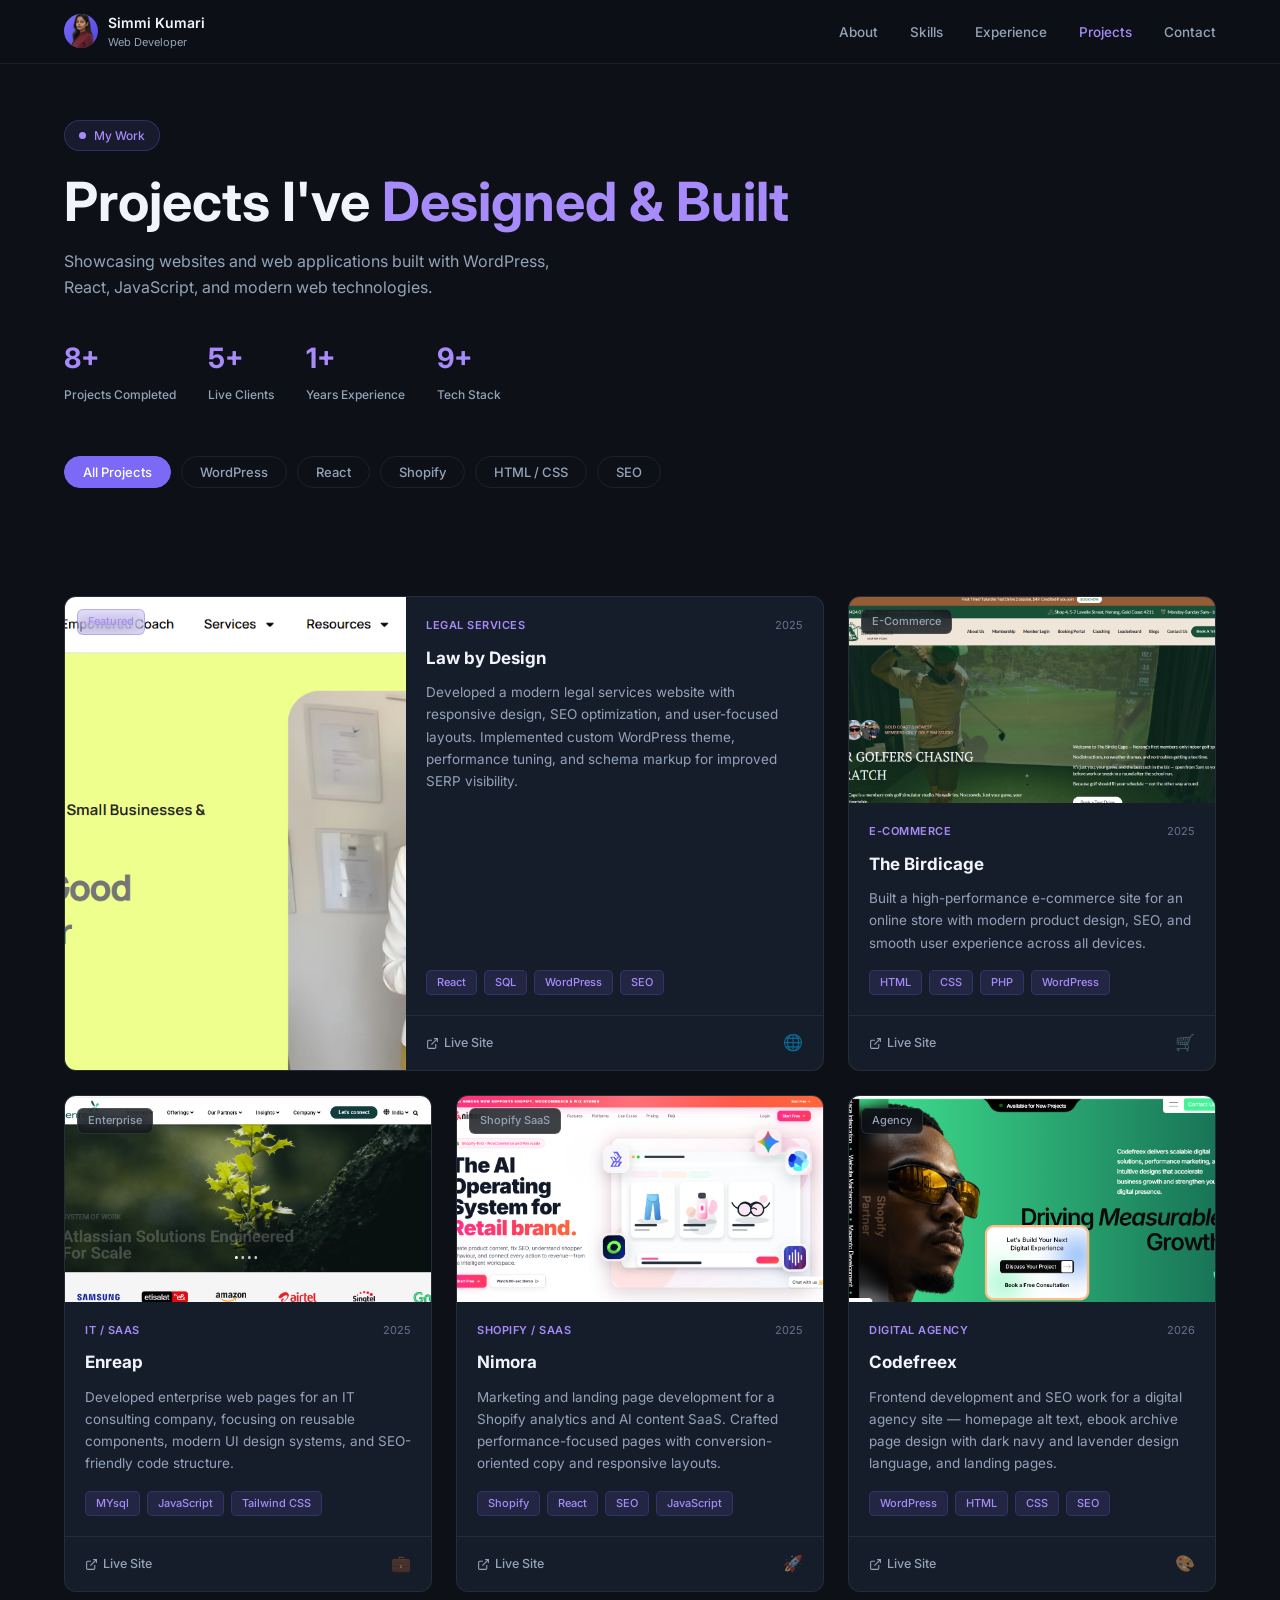
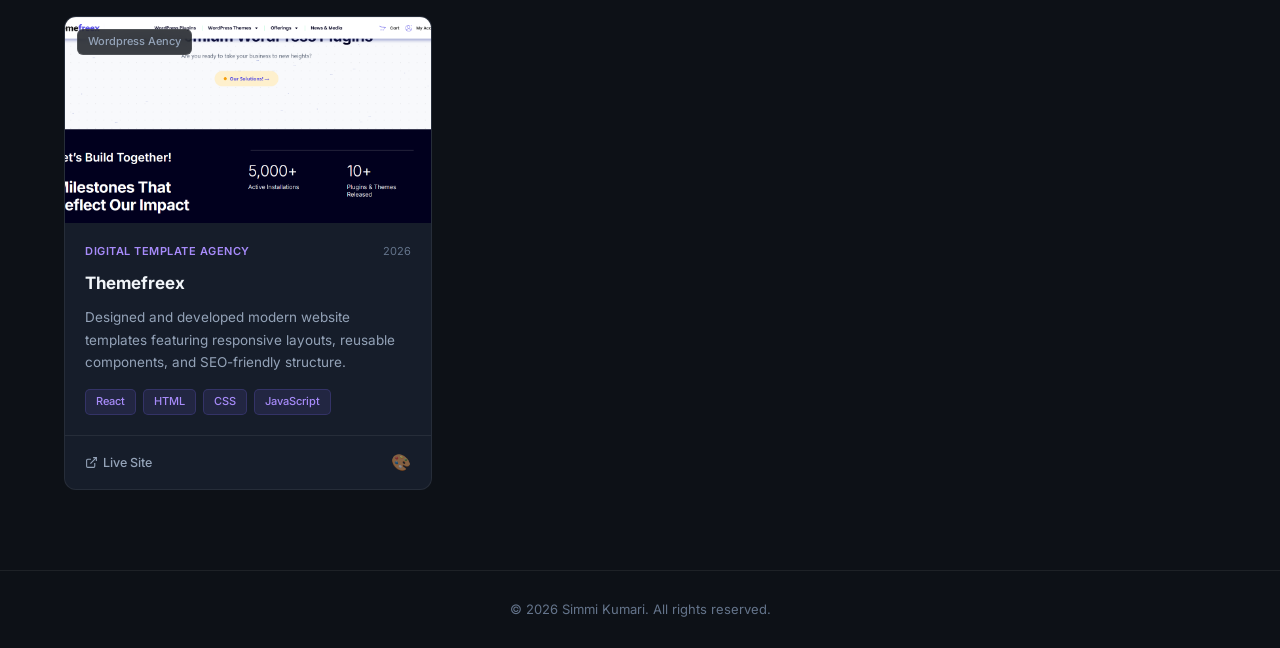
<file: projects.html>
<!DOCTYPE html>
<html lang="en">
<head>
  <meta charset="UTF-8" />
  <meta name="viewport" content="width=device-width, initial-scale=1.0"/>
  <title>Projects – Simmi Kumari</title>
  <link href="https://fonts.googleapis.com/css2?family=Inter:wght@300;400;500;600;700&display=swap" rel="stylesheet"/>
  <style>
    *, *::before, *::after { box-sizing: border-box; margin: 0; padding: 0; }

    :root {
      --bg-primary:   #0d1117;
      --bg-card:      #161d2a;
      --bg-card-hover:#1c2537;
      --bg-nav:       #0d1117ee;
      --accent:       #7c6af7;
      --accent-light: #a78bfa;
      --accent-glow:  rgba(124,106,247,0.18);
      --text-primary: #f1f5f9;
      --text-muted:   #94a3b8;
      --text-dim:     #64748b;
      --border:       rgba(255,255,255,0.07);
      --border-hover: rgba(124,106,247,0.4);
      --tag-bg:       rgba(124,106,247,0.12);
      --radius:       12px;
      --radius-sm:    8px;
    }

    html { scroll-behavior: smooth; }

    body {
      font-family: 'Inter', sans-serif;
      background: var(--bg-primary);
      color: var(--text-primary);
      min-height: 100vh;
      line-height: 1.6;
    }

    /* ── NAV ── */
    nav {
      position: fixed; top: 0; left: 0; right: 0; z-index: 100;
      background: var(--bg-nav);
      backdrop-filter: blur(16px);
      border-bottom: 1px solid var(--border);
      padding: 0 5%;
      display: flex; align-items: center; justify-content: space-between;
      height: 64px;
    }
    .nav-brand { display: flex; align-items: center; gap: 10px; text-decoration: none; }
    .nav-avatar {
      width: 34px; height: 34px; border-radius: 50%;
      background: linear-gradient(135deg, var(--accent), #4f46e5);
      display: flex; align-items: center; justify-content: center;
      font-size: 13px; font-weight: 700; color: #fff;
    }
    .nav-name { font-size: 14px; font-weight: 600; color: var(--text-primary); }
    .nav-role { font-size: 11px; color: var(--text-muted); }
    .nav-links { display: flex; gap: 32px; list-style: none; }
    .nav-links a {
      text-decoration: none; font-size: 13.5px; font-weight: 500;
      color: var(--text-muted); transition: color .2s;
    }
    .nav-links a:hover, .nav-links a.active { color: var(--text-primary); }
    .nav-links a.active { color: var(--accent-light); }

    /* ── HERO ── */
    .hero {
      padding: 120px 5% 60px;
      max-width: 1300px; margin: 0 auto;
    }
    .hero-eyebrow {
      display: inline-flex; align-items: center; gap: 8px;
      background: rgba(124,106,247,0.1); border: 1px solid rgba(124,106,247,0.25);
      border-radius: 20px; padding: 5px 14px;
      font-size: 12px; font-weight: 500; color: var(--accent-light);
      margin-bottom: 20px;
    }
    .hero-eyebrow::before { content:''; width:7px; height:7px; border-radius:50%; background:var(--accent-light); }
    .hero h1 {
      font-size: clamp(36px, 5vw, 54px); font-weight: 700;
      color: var(--text-primary); line-height: 1.15; margin-bottom: 16px;
    }
    .hero h1 span { color: var(--accent-light); }
    .hero p {
      font-size: 16px; color: var(--text-muted); max-width: 520px; margin-bottom: 36px;
    }

    /* ── FILTER BAR ── */
    .filter-bar {
      display: flex; flex-wrap: wrap; gap: 10px; margin-bottom: 48px;
    }
    .filter-btn {
      padding: 7px 18px; border-radius: 20px; border: 1px solid var(--border);
      background: transparent; color: var(--text-muted);
      font-size: 13px; font-family: 'Inter', sans-serif; font-weight: 500;
      cursor: pointer; transition: all .2s;
    }
    .filter-btn:hover { border-color: var(--accent); color: var(--accent-light); }
    .filter-btn.active {
      background: var(--accent); border-color: var(--accent);
      color: #fff;
    }

    /* ── STATS ROW ── */
    .stats-row {
      display: flex; gap: 32px; margin-bottom: 52px; flex-wrap: wrap;
    }
    .stat { display: flex; flex-direction: column; gap: 4px; }
    .stat-num { font-size: 28px; font-weight: 700; color: var(--accent-light); }
    .stat-label { font-size: 12px; color: var(--text-muted); font-weight: 500; }

    /* ── GRID ── */
    .projects-grid {
      max-width: 1300px; margin: 0 auto;
      padding: 0 5% 80px;
      display: grid;
      grid-template-columns: repeat(auto-fill, minmax(320px, 1fr));
      gap: 24px;
    }

    /* ── CARD ── */
    .project-card {
      background: var(--bg-card);
      border: 1px solid var(--border);
      border-radius: var(--radius);
      overflow: hidden;
      display: flex; flex-direction: column;
      transition: transform .3s ease, border-color .3s ease, box-shadow .3s ease;
      cursor: pointer;
      opacity: 0;
      transform: translateY(24px);
    }
    .project-card.visible {
      opacity: 1; transform: translateY(0);
      transition: opacity .5s ease, transform .5s ease, border-color .3s, box-shadow .3s;
    }
    .project-card:hover {
      transform: translateY(-5px);
      border-color: var(--border-hover);
      box-shadow: 0 16px 48px rgba(124,106,247,0.12);
    }
    .project-card.hidden { display: none; }

    /* thumbnail */
    .card-thumb {
      position: relative; width: 100%; aspect-ratio: 16/9;
      overflow: hidden; background: #0a0f1a;
    }
    .card-thumb img {
      width: 100%; height: 100%; object-fit: cover;
      transition: transform .4s ease;
    }
    .project-card:hover .card-thumb img { transform: scale(1.05); }

    /* thumbnail placeholder when no image */
    .thumb-placeholder {
      position: absolute; inset: 0;
      width: 100%; height: 100%;
      display: flex; align-items: center; justify-content: center;
      font-size: 38px; background: #0a0f1a;
    }

    /* overlay on hover */
    .card-thumb-overlay {
      position: absolute; inset: 0;
      background: rgba(13,17,23,0.6);
      display: flex; align-items: center; justify-content: center; gap: 12px;
      opacity: 0; transition: opacity .3s;
    }
    .project-card:hover .card-thumb-overlay { opacity: 1; }
    .overlay-btn {
      padding: 8px 18px; border-radius: 8px; font-size: 13px; font-weight: 600;
      cursor: pointer; border: none; font-family: 'Inter', sans-serif;
      text-decoration: none; transition: transform .2s;
    }
    .overlay-btn:hover { transform: scale(1.05); }
    .overlay-btn.primary { background: var(--accent); color: #fff; }
    .overlay-btn.secondary {
      background: rgba(255,255,255,0.1);
      border: 1px solid rgba(255,255,255,0.2);
      color: #fff;
    }

    /* badge */
    .card-badge {
      position: absolute; top: 12px; left: 12px;
      background: rgba(13,17,23,0.8); backdrop-filter: blur(8px);
      border: 1px solid rgba(255,255,255,0.1);
      border-radius: 6px; padding: 3px 10px;
      font-size: 11px; font-weight: 500; color: var(--text-muted);
    }
    .card-badge.featured {
      background: rgba(124,106,247,0.2);
      border-color: rgba(124,106,247,0.4);
      color: var(--accent-light);
    }

    /* body */
    .card-body { padding: 20px; flex: 1; display: flex; flex-direction: column; gap: 12px; }
    .card-meta { display: flex; justify-content: space-between; align-items: center; }
    .card-category { font-size: 11px; font-weight: 600; color: var(--accent-light); letter-spacing: .5px; text-transform: uppercase; }
    .card-year { font-size: 11px; color: var(--text-dim); }
    .card-title { font-size: 17px; font-weight: 700; color: var(--text-primary); line-height: 1.3; }
    .card-desc { font-size: 13.5px; color: var(--text-muted); line-height: 1.65; flex: 1; }

    /* tags */
    .card-tags { display: flex; flex-wrap: wrap; gap: 7px; margin-top: 4px; }
    .tag {
      background: var(--tag-bg); border: 1px solid rgba(124,106,247,0.2);
      color: var(--accent-light); border-radius: 5px;
      padding: 3px 10px; font-size: 11px; font-weight: 500;
    }

    /* card footer */
    .card-footer {
      padding: 14px 20px;
      border-top: 1px solid var(--border);
      display: flex; justify-content: space-between; align-items: center;
    }
    .card-links { display: flex; gap: 12px; }
    .card-link {
      display: inline-flex; align-items: center; gap: 5px;
      font-size: 12.5px; font-weight: 500; color: var(--text-muted);
      text-decoration: none; transition: color .2s;
    }
    .card-link:hover { color: var(--accent-light); }
    .card-link svg { width: 13px; height: 13px; }
    .card-type-icon { font-size: 16px; opacity: .5; }

    /* ── FEATURED CARD (wide) ── */
    .project-card.featured-card {
      grid-column: span 2;
      flex-direction: row;
    }
    @media (max-width: 760px) {
      .project-card.featured-card { grid-column: span 1; flex-direction: column; }
    }
    .featured-card .card-thumb {
      width: 45%; flex-shrink: 0; aspect-ratio: auto; min-height: 220px;
    }
    @media (max-width: 760px) {
      .featured-card .card-thumb { width: 100%; aspect-ratio: 16/9; min-height: unset; }
    }

    /* ── EMPTY STATE ── */
    .empty-state {
      grid-column: 1/-1; text-align: center; padding: 60px 20px;
      display: none;
    }
    .empty-state.show { display: block; }
    .empty-state p { color: var(--text-muted); font-size: 15px; }

    /* ── FOOTER ── */
    footer {
      border-top: 1px solid var(--border);
      text-align: center; padding: 28px;
      font-size: 13px; color: var(--text-dim);
    }

    /* ── MODAL ── */
    .modal-overlay {
      position: fixed; inset: 0; z-index: 200;
      background: rgba(7,10,16,0.88); backdrop-filter: blur(8px);
      display: none; align-items: center; justify-content: center;
      padding: 20px;
    }
    .modal-overlay.open { display: flex; }
    .modal {
      background: var(--bg-card); border: 1px solid rgba(124,106,247,0.25);
      border-radius: 16px; width: 100%; max-width: 680px; max-height: 90vh;
      overflow-y: auto; position: relative;
    }
    .modal-thumb { width: 100%; aspect-ratio: 16/9; overflow: hidden; background: #0a0f1a; }
    .modal-thumb img { width: 100%; height: 100%; object-fit: cover; }
    .modal-body { padding: 28px; }
    .modal-meta { display: flex; gap: 10px; margin-bottom: 14px; flex-wrap: wrap; }
    .modal-meta span {
      font-size: 11px; font-weight: 600; padding: 4px 12px; border-radius: 20px;
    }
    .modal-category { background: var(--tag-bg); color: var(--accent-light); }
    .modal-year { background: rgba(255,255,255,0.06); color: var(--text-muted); }
    .modal-title { font-size: 24px; font-weight: 700; margin-bottom: 12px; }
    .modal-desc { font-size: 15px; color: var(--text-muted); line-height: 1.7; margin-bottom: 20px; }
    .modal-tech h4 { font-size: 12px; font-weight: 600; color: var(--text-dim); text-transform: uppercase; letter-spacing: .6px; margin-bottom: 10px; }
    .modal-tags { display: flex; flex-wrap: wrap; gap: 8px; margin-bottom: 24px; }
    .modal-actions { display: flex; gap: 12px; }
    .btn {
      padding: 10px 22px; border-radius: 8px; font-size: 14px; font-weight: 600;
      cursor: pointer; border: none; font-family: 'Inter', sans-serif;
      text-decoration: none; display: inline-flex; align-items: center; gap: 7px;
      transition: all .2s;
    }
    .btn-primary { background: var(--accent); color: #fff; }
    .btn-primary:hover { background: #6b5ce6; }
    .btn-outline {
      background: transparent; color: var(--text-muted);
      border: 1px solid var(--border);
    }
    .btn-outline:hover { border-color: var(--accent); color: var(--accent-light); }
    .modal-close {
      position: absolute; top: 16px; right: 16px;
      background: rgba(255,255,255,0.07); border: 1px solid var(--border);
      border-radius: 6px; width: 32px; height: 32px;
      display: flex; align-items: center; justify-content: center;
      cursor: pointer; color: var(--text-muted); font-size: 18px;
      transition: all .2s; z-index: 10;
    }
    .modal-close:hover { background: rgba(255,255,255,0.12); color: #fff; }

    /* ── RESPONSIVE ── */
    @media (max-width: 640px) {
      .nav-links { display: none; }
      .hero { padding: 100px 5% 40px; }
      .stats-row { gap: 20px; }
    }


    .nav-avatar {
  width: 34px;
  height: 34px;
  border-radius: 50%;
  overflow: hidden;        /* ← yeh zaroori hai circle ke liye */
  
}

.nav-avatar img {
  width: 100%;
  height: 100%;
  object-fit: cover;       /* ← image crop hokar fit rahegi */
}
  </style>
</head>
<body>

<!-- NAV -->
<nav>
  <a class="nav-brand" href="index.html">
    <div class="nav-avatar">
      <img src="photos/simmi.png" alt="Simmi Kumari" />
    </div>
    <div>
      <div class="nav-name">Simmi Kumari</div>
      <div class="nav-role">Web Developer</div>
    </div>
  </a>
  <ul class="nav-links">
    <li><a href="index.html#about">About</a></li>
    <li><a href="index.html#skills">Skills</a></li>
    <li><a href="index.html#experience">Experience</a></li>
    <li><a href="projects.html" class="active">Projects</a></li>
    <li><a href="index.html#contact">Contact</a></li>
  </ul>
</nav>

<!-- HERO -->
<div class="hero">
  <div class="hero-eyebrow">My Work</div>
  <h1>Projects I've <span>Designed &amp; Built</span></h1>
  <p>Showcasing websites and web applications built with WordPress, React, JavaScript, and modern web technologies.</p>

  <!-- STATS -->
  <div class="stats-row">
    <div class="stat"><span class="stat-num">8+</span><span class="stat-label">Projects Completed</span></div>
    <div class="stat"><span class="stat-num">5+</span><span class="stat-label">Live Clients</span></div>
    <div class="stat"><span class="stat-num">1+</span><span class="stat-label">Years Experience</span></div>
    <div class="stat"><span class="stat-num">9+</span><span class="stat-label">Tech Stack</span></div>
  </div>

  <!-- FILTER -->
  <div class="filter-bar">
    <button class="filter-btn active" data-filter="all">All Projects</button>
    <button class="filter-btn" data-filter="WordPress">WordPress</button>
    <button class="filter-btn" data-filter="React">React</button>
    <button class="filter-btn" data-filter="Shopify">Shopify</button>
    <button class="filter-btn" data-filter="HTML">HTML / CSS</button>
    <button class="filter-btn" data-filter="SEO">SEO</button>
  </div>
</div>

<!-- GRID -->
<div class="projects-grid" id="projectsGrid">

  <!-- Law by Design — Featured -->
  <div class="project-card featured-card" data-tags="WordPress,React,SQL,SEO" data-index="0">
    <div class="card-thumb">
      <img src="assets/law by desgin.png" alt="Law by Design website screenshot" loading="lazy" onerror="this.style.display='none';this.nextElementSibling.style.display='flex'"/>
      <div class="thumb-placeholder" style="display:none;position:absolute;inset:0;">⚖️</div>
      <div class="card-badge featured">Featured</div>
      <div class="card-thumb-overlay">
        
        <a href="https://lawbydesign.com.au" target="_blank" class="overlay-btn secondary">Live Site ↗</a>
      </div>
    </div>
    <div style="display:flex;flex-direction:column;flex:1;">
      <div class="card-body">
        <div class="card-meta">
          <span class="card-category">Legal Services</span>
          <span class="card-year">2025</span>
        </div>
        <div class="card-title">Law by Design</div>
        <div class="card-desc">Developed a modern legal services website with responsive design, SEO optimization, and user-focused layouts. Implemented custom WordPress theme, performance tuning, and schema markup for improved SERP visibility.</div>
        <div class="card-tags">
          <span class="tag">React</span>
          <span class="tag">SQL</span>
          <span class="tag">WordPress</span>
          <span class="tag">SEO</span>
        </div>
      </div>
      <div class="card-footer">
        <div class="card-links">
          <a href="https://lawbydesign.com.au" target="_blank" class="card-link">
            <svg viewBox="0 0 24 24" fill="none" stroke="currentColor" stroke-width="2"><path d="M18 13v6a2 2 0 01-2 2H5a2 2 0 01-2-2V8a2 2 0 012-2h6"/><polyline points="15 3 21 3 21 9"/><line x1="10" y1="14" x2="21" y2="3"/></svg>
            Live Site
          </a>
        </div>
        <span class="card-type-icon">🌐</span>
      </div>
    </div>
  </div>

  <!-- The Birdicage -->
  <div class="project-card" data-tags="HTML,CSS,PHP,WordPress" data-index="1">
    <div class="card-thumb">
      <img src="assets/the birdicage.png" alt="The Birdicage website screenshot" loading="lazy" onerror="this.style.display='none';this.nextElementSibling.style.display='flex'"/>
      <div class="thumb-placeholder" style="display:none;position:absolute;inset:0;">🐦</div>
      <div class="card-badge">E-Commerce</div>
      <div class="card-thumb-overlay">
        
        <a href="https://thebirdiecage.com.au" target="_blank" class="overlay-btn secondary">Live Site ↗</a>
      </div>
    </div>
    <div class="card-body">
      <div class="card-meta">
        <span class="card-category">E-Commerce</span>
        <span class="card-year">2025</span>
      </div>
      <div class="card-title">The Birdicage</div>
      <div class="card-desc">Built a high-performance e-commerce site for an online store with modern product design, SEO, and smooth user experience across all devices.</div>
      <div class="card-tags">
        <span class="tag">HTML</span>
        <span class="tag">CSS</span>
        <span class="tag">PHP</span>
        <span class="tag">WordPress</span>
      </div>
    </div>
    <div class="card-footer">
      <div class="card-links">
        <a href="https://thebirdiecage.com.au" target="_blank" class="card-link">
          <svg viewBox="0 0 24 24" fill="none" stroke="currentColor" stroke-width="2"><path d="M18 13v6a2 2 0 01-2 2H5a2 2 0 01-2-2V8a2 2 0 012-2h6"/><polyline points="15 3 21 3 21 9"/><line x1="10" y1="14" x2="21" y2="3"/></svg>
          Live Site
        </a>
      </div>
      <span class="card-type-icon">🛒</span>
    </div>
  </div>

  <!-- Enreap -->
  <div class="project-card" data-tags="HTML,React,JavaScript" data-index="2">
    <div class="card-thumb">
      <img src="assets/enreap.png" alt="Enreap website screenshot" loading="lazy" onerror="this.style.display='none';this.nextElementSibling.style.display='flex'"/>
      <div class="thumb-placeholder" style="display:none;position:absolute;inset:0;">🏢</div>
      <div class="card-badge">Enterprise</div>
      <div class="card-thumb-overlay">
        
        <a href="https://enreap.com" target="_blank" class="overlay-btn secondary">Live Site ↗</a>
      </div>
    </div>
    <div class="card-body">
      <div class="card-meta">
        <span class="card-category">IT / SaaS</span>
        <span class="card-year">2025</span>
      </div>
      <div class="card-title">Enreap</div>
      <div class="card-desc">Developed enterprise web pages for an IT consulting company, focusing on reusable components, modern UI design systems, and SEO-friendly code structure.</div>
      <div class="card-tags">
        <span class="tag">MYsql</span>
        <span class="tag">JavaScript</span>
        <span class="tag">Tailwind CSS</span>
      </div>
    </div>
    <div class="card-footer">
      <div class="card-links">
        <a href="https://enreap.com" target="_blank" class="card-link">
          <svg viewBox="0 0 24 24" fill="none" stroke="currentColor" stroke-width="2"><path d="M18 13v6a2 2 0 01-2 2H5a2 2 0 01-2-2V8a2 2 0 012-2h6"/><polyline points="15 3 21 3 21 9"/><line x1="10" y1="14" x2="21" y2="3"/></svg>
          Live Site
        </a>
      </div>
      <span class="card-type-icon">💼</span>
    </div>
  </div>

  <!-- Nimora -->
  <div class="project-card" data-tags="Shopify,React,JavaScript,SEO" data-index="3">
    <div class="card-thumb">
      <img src="assets/nimora for.png" alt="Nimora website screenshot" loading="lazy" onerror="this.style.display='none';this.nextElementSibling.style.display='flex'"/>
      <div class="thumb-placeholder" style="display:none;position:absolute;inset:0;">📊</div>
      <div class="card-badge">Shopify SaaS</div>
      <div class="card-thumb-overlay">
        
        <a href="https://nimora.us" target="_blank" class="overlay-btn secondary">Live Site ↗</a>
      </div>
    </div>
    <div class="card-body">
      <div class="card-meta">
        <span class="card-category">Shopify / SaaS</span>
        <span class="card-year">2025</span>
      </div>
      <div class="card-title">Nimora</div>
      <div class="card-desc">Marketing and landing page development for a Shopify analytics and AI content SaaS. Crafted performance-focused pages with conversion-oriented copy and responsive layouts.</div>
      <div class="card-tags">
        <span class="tag">Shopify</span>
        <span class="tag">React</span>
        <span class="tag">SEO</span>
        <span class="tag">JavaScript</span>
      </div>
    </div>
    <div class="card-footer">
      <div class="card-links">
        <a href="https://nimora.us" target="_blank" class="card-link">
          <svg viewBox="0 0 24 24" fill="none" stroke="currentColor" stroke-width="2"><path d="M18 13v6a2 2 0 01-2 2H5a2 2 0 01-2-2V8a2 2 0 012-2h6"/><polyline points="15 3 21 3 21 9"/><line x1="10" y1="14" x2="21" y2="3"/></svg>
          Live Site
        </a>
      </div>
      <span class="card-type-icon">🚀</span>
    </div>
  </div>

  <!-- Codefreex -->
  <div class="project-card" data-tags="WordPress,SEO,HTML,CSS" data-index="4">
    <div class="card-thumb">
      <img src="assets/codefreex .png" alt="Codefreex website screenshot" loading="lazy" onerror="this.style.display='none';this.nextElementSibling.style.display='flex'"/>
      <div class="thumb-placeholder" style="display:none;position:absolute;inset:0;">💻</div>
      <div class="card-badge">Agency</div>
      <div class="card-thumb-overlay">
        
        <a href="https://codefreex.com" target="_blank" class="overlay-btn secondary">Live Site ↗</a>
      </div>
    </div>
    <div class="card-body">
      <div class="card-meta">
        <span class="card-category">Digital Agency</span>
        <span class="card-year">2026</span>
      </div>
      <div class="card-title">Codefreex</div>
      <div class="card-desc">Frontend development and SEO work for a digital agency site — homepage alt text, ebook archive page design with dark navy and lavender design language, and landing pages.</div>
      <div class="card-tags">
        <span class="tag">WordPress</span>
        <span class="tag">HTML</span>
        <span class="tag">CSS</span>
        <span class="tag">SEO</span>
      </div>
    </div>
    <div class="card-footer">
      <div class="card-links">
        <a href="https://codefreex.com" target="_blank" class="card-link">
          <svg viewBox="0 0 24 24" fill="none" stroke="currentColor" stroke-width="2"><path d="M18 13v6a2 2 0 01-2 2H5a2 2 0 01-2-2V8a2 2 0 012-2h6"/><polyline points="15 3 21 3 21 9"/><line x1="10" y1="14" x2="21" y2="3"/></svg>
          Live Site
        </a>
      </div>
      <span class="card-type-icon">🎨</span>
    </div>
  </div>

 <div class="project-card" data-tags="WordPress,SEO,HTML,CSS" data-index="5">
    <div class="card-thumb">
      <img src="assets/themefreex.png" alt="Themefreex website screenshot" loading="lazy" onerror="this.style.display='none';this.nextElementSibling.style.display='flex'"/>
      
      <div class="card-badge">Wordpress Aency</div>
      <div class="card-thumb-overlay">
        
        <a href="https://themefreex.com/" target="_blank" class="overlay-btn secondary">Live Site ↗</a>
      </div>
    </div>
    <div class="card-body">
      <div class="card-meta">
        <span class="card-category">Digital Template Agency</span>
        <span class="card-year">2026</span>
      </div>
      <div class="card-title">Themefreex</div>
      <div class="card-desc">Designed and developed modern website templates featuring responsive layouts, reusable components, and SEO-friendly structure.</div>
      <div class="card-tags">
        <span class="tag">React</span>
        <span class="tag">HTML</span>
        <span class="tag">CSS</span>
        <span class="tag">JavaScript</span>
      </div>
    </div>
    <div class="card-footer">
      <div class="card-links">
        <a href="https://themefreex.com/" target="_blank" class="card-link">
          <svg viewBox="0 0 24 24" fill="none" stroke="currentColor" stroke-width="2"><path d="M18 13v6a2 2 0 01-2 2H5a2 2 0 01-2-2V8a2 2 0 012-2h6"/><polyline points="15 3 21 3 21 9"/><line x1="10" y1="14" x2="21" y2="3"/></svg>
          Live Site
        </a>
      </div>
      <span class="card-type-icon">🎨</span>
    </div>
  </div>
    

  <!-- Empty state -->
  <div class="empty-state" id="emptyState">
    <p>No projects found for this filter. Try a different category.</p>
  </div>

</div>

<!-- FOOTER -->
<footer>
  &copy; 2026 Simmi Kumari. All rights reserved.
</footer>

<!-- MODAL -->
<div class="modal-overlay" id="modalOverlay" onclick="closeModal(event)">
  <div class="modal" id="modal">
    <button class="modal-close" onclick="closeModal()">✕</button>
    <div class="modal-thumb" id="modalThumb"></div>
    <div class="modal-body">
      <div class="modal-meta">
        <span class="modal-category" id="modalCategory"></span>
        <span class="modal-year" id="modalYear"></span>
      </div>
      <div class="modal-title" id="modalTitle"></div>
      <div class="modal-desc" id="modalDesc"></div>
      <div class="modal-tech">
        <h4>Tech Stack</h4>
        <div class="modal-tags" id="modalTags"></div>
      </div>
      <div class="modal-actions" id="modalActions"></div>
    </div>
  </div>
</div>

<script>
  /* ── PROJECT DATA ── */
  const screenshotBase = 'https://api.microlink.io/?screenshot=true&meta=false&embed=screenshot.url&waitFor=2000&url=';
  const projects = [
    {
      title: 'Law by Design',
      category: 'Legal Services',
      year: '2024',
      emoji: '⚖️',
      screenshot: screenshotBase + 'https://lawbydesign.com.au',
      desc: 'Developed a modern legal services website with fully responsive design, SEO optimization, and user-focused layouts. Implemented a custom WordPress theme, performance tuning, schema markup for improved SERP visibility, and metadata packages covering trademark registration and contractor superannuation content.',
      tags: ['React', 'SQL', 'WordPress', 'SEO', 'Schema Markup'],
      live: 'https://lawbydesign.com.au',
      github: null
    },
    {
      title: 'The Birdicage',
      category: 'E-Commerce',
      year: '2024',
      emoji: '🐦',
      screenshot: screenshotBase + 'https://thebirdiecage.com.au',
      desc: 'Built a high-performance e-commerce website for an online pet store. Focused on clean product-page design, WooCommerce customization, mobile-first responsive layouts, and fast page load performance to improve conversion rates.',
      tags: ['HTML', 'CSS', 'PHP', 'WordPress', 'WooCommerce'],
      live: 'https://thebirdiecage.com.au',
      github: null
    },
    {
      title: 'Enreap',
      category: 'IT / SaaS',
      year: '2025',
      emoji: '🏢',
      screenshot: screenshotBase + 'https://enreap.com',
      desc: 'Developed enterprise web pages for an IT consulting company. Built reusable React components, a modern design system, Tailwind CSS integration, and SEO-friendly semantic code structure for scalable enterprise use.',
      tags: ['MySQL', 'JavaScript', 'Tailwind CSS', 'React', 'SEO'],
      live: 'https://enreap.com',
      github: null
    },
    {
      title: 'Nimora',
      category: 'Shopify / SaaS',
      year: '2025',
      emoji: '📊',
      screenshot: screenshotBase + 'https://nimora.us',
      desc: 'Marketing and landing page development for a Shopify analytics and AI content SaaS product. Crafted conversion-focused pages with iterative copy at varying lengths — long-form, 1000-character, and 60-word — and responsive, performance-first layouts.',
      tags: ['Shopify', 'React', 'SEO', 'JavaScript', 'Copywriting'],
      live: 'https://nimora.us',
      github: null
    },
    {
      title: 'Codefreex',
      category: 'Digital Agency',
      year: '2025',
      emoji: '💻',
      screenshot: screenshotBase + 'https://codefreex.com',
      desc: 'Frontend development and SEO work for a digital agency. Built ebook archive page with dark navy and lavender design language, produced SEO alt text for full homepage, and created responsive landing pages aligned with brand identity.',
      tags: ['WordPress', 'HTML', 'CSS', 'SEO', 'Figma', 'Elementor'],
      live: 'https://codefreex.com',
      github: null
    },
    {
      title: 'Themeframe',
      category: 'Theme Dev',
      year: '2025',
      emoji: '🖼️',
      screenshot: null,
      desc: 'Designed and developed a custom WordPress theme with reusable block components, flexible page layouts, and a performance-first architecture. Built for modern business sites with clean typography and fast rendering.',
      tags: ['WordPress', 'HTML', 'CSS', 'PHP', 'Responsive Design'],
      live: null,
      github: null
    }
  ];

  /* ── FILTER ── */
  const filterBtns = document.querySelectorAll('.filter-btn');
  const cards = document.querySelectorAll('.project-card:not(.empty-state)');
  const emptyState = document.getElementById('emptyState');

  filterBtns.forEach(btn => {
    btn.addEventListener('click', () => {
      filterBtns.forEach(b => b.classList.remove('active'));
      btn.classList.add('active');
      const filter = btn.dataset.filter;
      let visibleCount = 0;
      cards.forEach(card => {
        const tags = card.dataset.tags || '';
        if (filter === 'all' || tags.includes(filter)) {
          card.classList.remove('hidden');
          visibleCount++;
        } else {
          card.classList.add('hidden');
        }
      });
      emptyState.classList.toggle('show', visibleCount === 0);
    });
  });

  /* ── SCROLL REVEAL ── */
  const observer = new IntersectionObserver(entries => {
    entries.forEach(e => {
      if (e.isIntersecting) {
        e.target.classList.add('visible');
        observer.unobserve(e.target);
      }
    });
  }, { threshold: 0.08 });

  cards.forEach((card, i) => {
    card.style.transitionDelay = `${i * 70}ms`;
    observer.observe(card);
  });

  /* ── MODAL ── */
  function openModal(idx) {
    const p = projects[idx];
    const overlay = document.getElementById('modalOverlay');
    document.getElementById('modalThumb').innerHTML = p.screenshot
      ? `<img src="${p.screenshot}" alt="${p.title} screenshot" style="width:100%;height:100%;object-fit:cover;" onerror="this.parentElement.innerHTML='<div style=\\'width:100%;height:100%;display:flex;align-items:center;justify-content:center;font-size:64px;background:#0a0f1a;\\'>${p.emoji}</div>'">`
      : `<div style="width:100%;height:100%;display:flex;align-items:center;justify-content:center;font-size:64px;background:linear-gradient(135deg,#1a1f35,#0f1523);">${p.emoji}</div>`;
    document.getElementById('modalCategory').textContent = p.category;
    document.getElementById('modalYear').textContent = p.year;
    document.getElementById('modalTitle').textContent = p.title;
    document.getElementById('modalDesc').textContent = p.desc;

    const tagsEl = document.getElementById('modalTags');
    tagsEl.innerHTML = p.tags.map(t => `<span class="tag">${t}</span>`).join('');

    const actions = document.getElementById('modalActions');
    actions.innerHTML = '';
    if (p.live) {
      actions.innerHTML += `<a href="${p.live}" target="_blank" class="btn btn-primary">
        <svg width="14" height="14" viewBox="0 0 24 24" fill="none" stroke="currentColor" stroke-width="2.5"><path d="M18 13v6a2 2 0 01-2 2H5a2 2 0 01-2-2V8a2 2 0 012-2h6"/><polyline points="15 3 21 3 21 9"/><line x1="10" y1="14" x2="21" y2="3"/></svg>
        View Live Site
      </a>`;
    } else {
      actions.innerHTML += `<span class="btn btn-outline" style="cursor:default;">🚧 In Progress</span>`;
    }
    if (p.github) {
      actions.innerHTML += `<a href="${p.github}" target="_blank" class="btn btn-outline">GitHub ↗</a>`;
    }

    overlay.classList.add('open');
    document.body.style.overflow = 'hidden';
  }

  function closeModal(e) {
    if (e && e.target !== document.getElementById('modalOverlay') && !e.target.classList.contains('modal-close')) return;
    document.getElementById('modalOverlay').classList.remove('open');
    document.body.style.overflow = '';
  }

  document.addEventListener('keydown', e => {
    if (e.key === 'Escape') closeModal({ target: document.getElementById('modalOverlay') });
  });
</script>
</body>
</html>
</file>
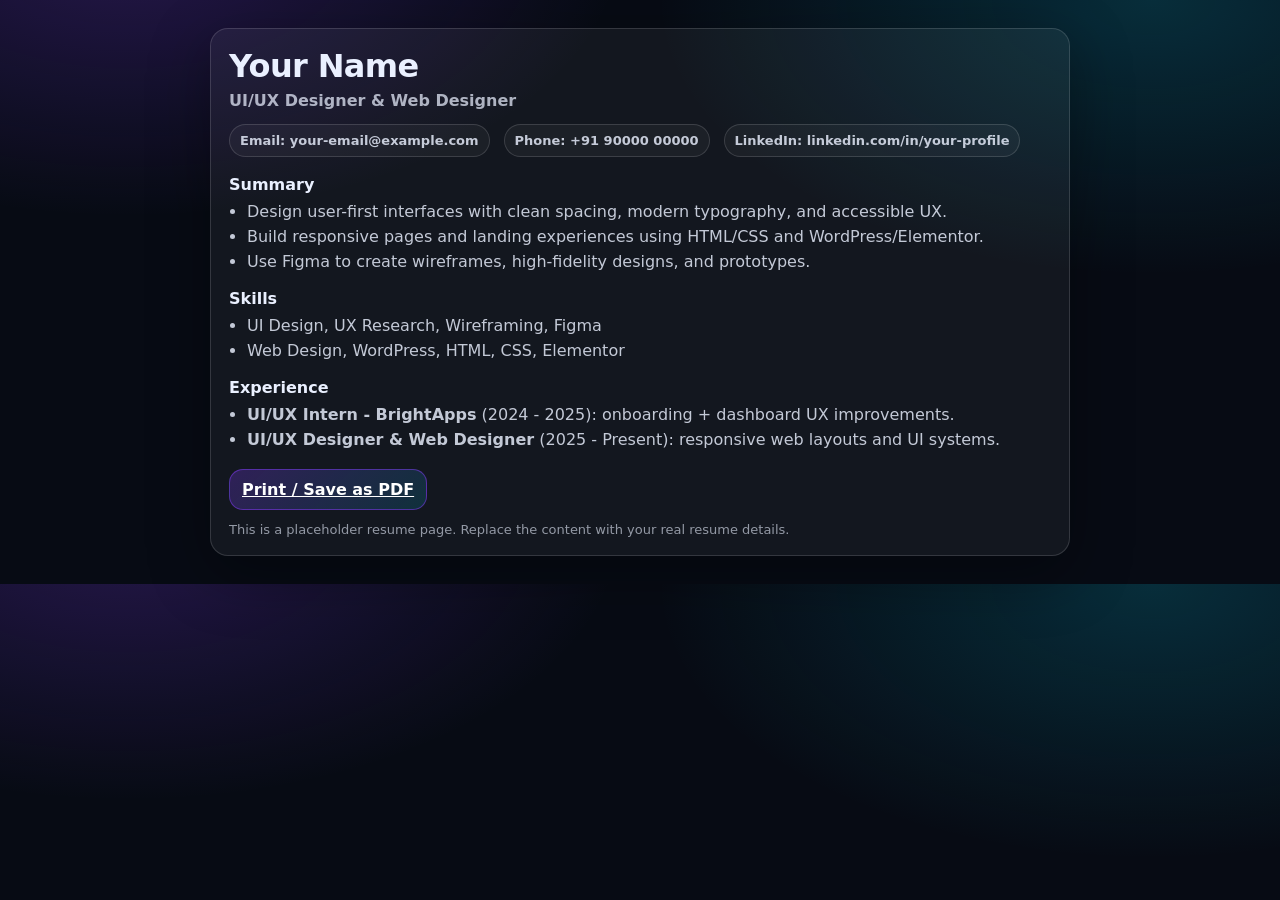
<file: assets/resume.html>
<!doctype html>
<html lang="en">
<head>
  <meta charset="UTF-8" />
  <meta name="viewport" content="width=device-width, initial-scale=1.0" />
  <title>Resume | Your Name</title>
  <style>
    body{
      margin:0;
      font-family: ui-sans-serif, system-ui, -apple-system, Segoe UI, Roboto, Helvetica, Arial;
      background: radial-gradient(900px 500px at 10% -10%, rgba(124,58,237,.25), transparent 55%),
                  radial-gradient(900px 500px at 90% 0%, rgba(6,182,212,.20), transparent 55%),
                  #070b14;
      color:#eaf0ff;
      padding: 28px 18px;
    }
    .wrap{ max-width: 860px; margin: 0 auto; }
    .card{
      border: 1px solid rgba(255,255,255,.14);
      background: rgba(255,255,255,.05);
      border-radius: 18px;
      padding: 18px;
      box-shadow: 0 18px 60px rgba(0,0,0,.35);
    }
    h1{ margin: 0 0 6px; letter-spacing:-0.02em; }
    .sub{ color: rgba(234,240,255,.72); font-weight:700; margin-bottom: 14px; }
    h2{ margin: 18px 0 8px; font-size: 16px; }
    ul{ margin: 0; padding-left: 18px; color: rgba(234,240,255,.82); }
    li{ margin: 6px 0; }
    .row{ display:flex; gap: 14px; flex-wrap:wrap; color: rgba(234,240,255,.82); font-weight:650; font-size: 13px; }
    .pill{ padding: 8px 10px; border: 1px solid rgba(255,255,255,.14); background: rgba(255,255,255,.04); border-radius: 999px; }
    a.btn{
      display:inline-flex;
      gap:10px;
      align-items:center;
      padding: 10px 12px;
      border-radius: 14px;
      border: 1px solid rgba(124,58,237,.55);
      background: linear-gradient(135deg, rgba(124,58,237,.28), rgba(6,182,212,.16));
      color: #fff;
      font-weight:800;
      margin-top: 14px;
    }
    .hint{ margin-top: 12px; color: rgba(234,240,255,.60); font-size: 13px; }
    @media print{
      body{ background:#fff; color:#111; }
      .card{ box-shadow:none; border:1px solid #ddd; background:#fff; }
      a.btn{ display:none; }
    }
  </style>
</head>
<body>
  <div class="wrap">
    <div class="card">
      <h1>Your Name</h1>
      <div class="sub">UI/UX Designer & Web Designer</div>

      <div class="row" aria-label="Contact summary">
        <span class="pill">Email: your-email@example.com</span>
        <span class="pill">Phone: +91 90000 00000</span>
        <span class="pill">LinkedIn: linkedin.com/in/your-profile</span>
      </div>

      <h2>Summary</h2>
      <ul>
        <li>Design user-first interfaces with clean spacing, modern typography, and accessible UX.</li>
        <li>Build responsive pages and landing experiences using HTML/CSS and WordPress/Elementor.</li>
        <li>Use Figma to create wireframes, high-fidelity designs, and prototypes.</li>
      </ul>

      <h2>Skills</h2>
      <ul>
        <li>UI Design, UX Research, Wireframing, Figma</li>
        <li>Web Design, WordPress, HTML, CSS, Elementor</li>
      </ul>

      <h2>Experience</h2>
      <ul>
        <li><strong>UI/UX Intern - BrightApps</strong> (2024 - 2025): onboarding + dashboard UX improvements.</li>
        <li><strong>UI/UX Designer & Web Designer</strong> (2025 - Present): responsive web layouts and UI systems.</li>
      </ul>

      <a class="btn" href="javascript:window.print()">Print / Save as PDF</a>
      <div class="hint">This is a placeholder resume page. Replace the content with your real resume details.</div>
    </div>
  </div>
</body>
</html>
</file>
